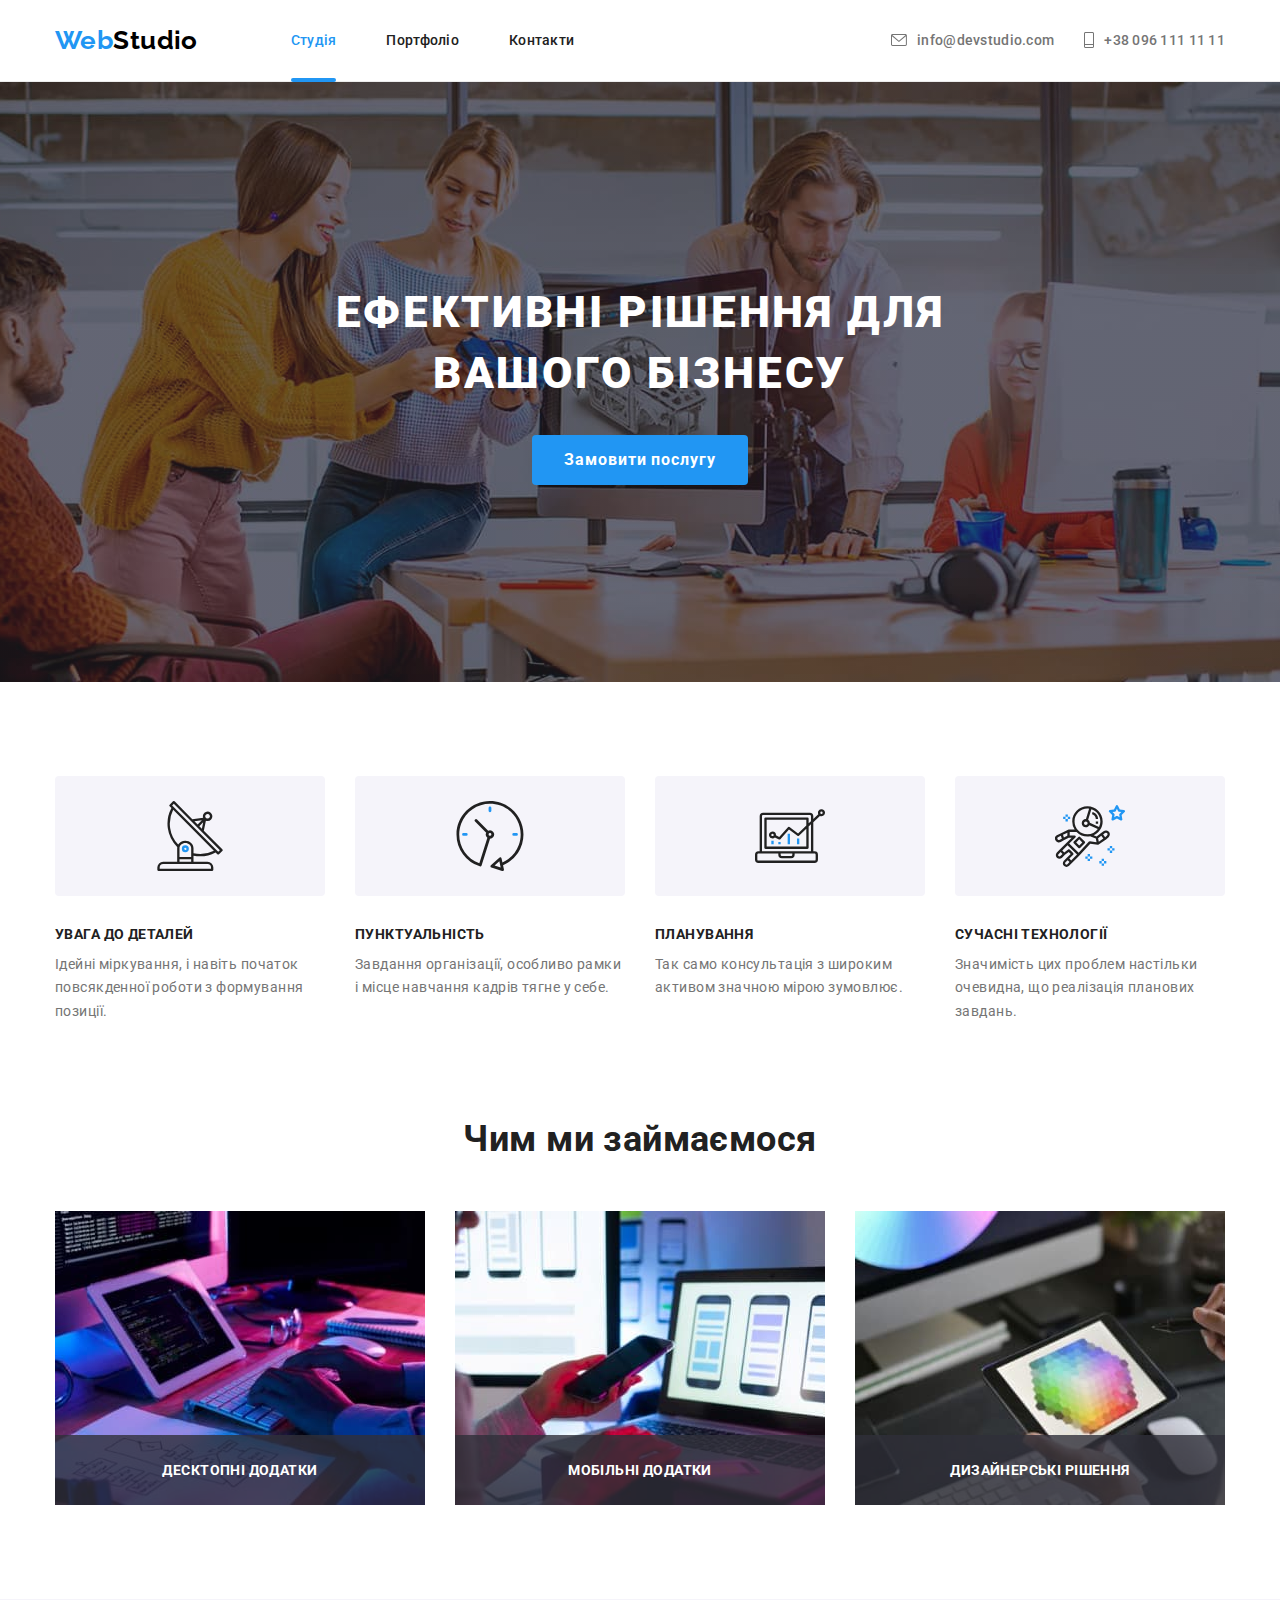
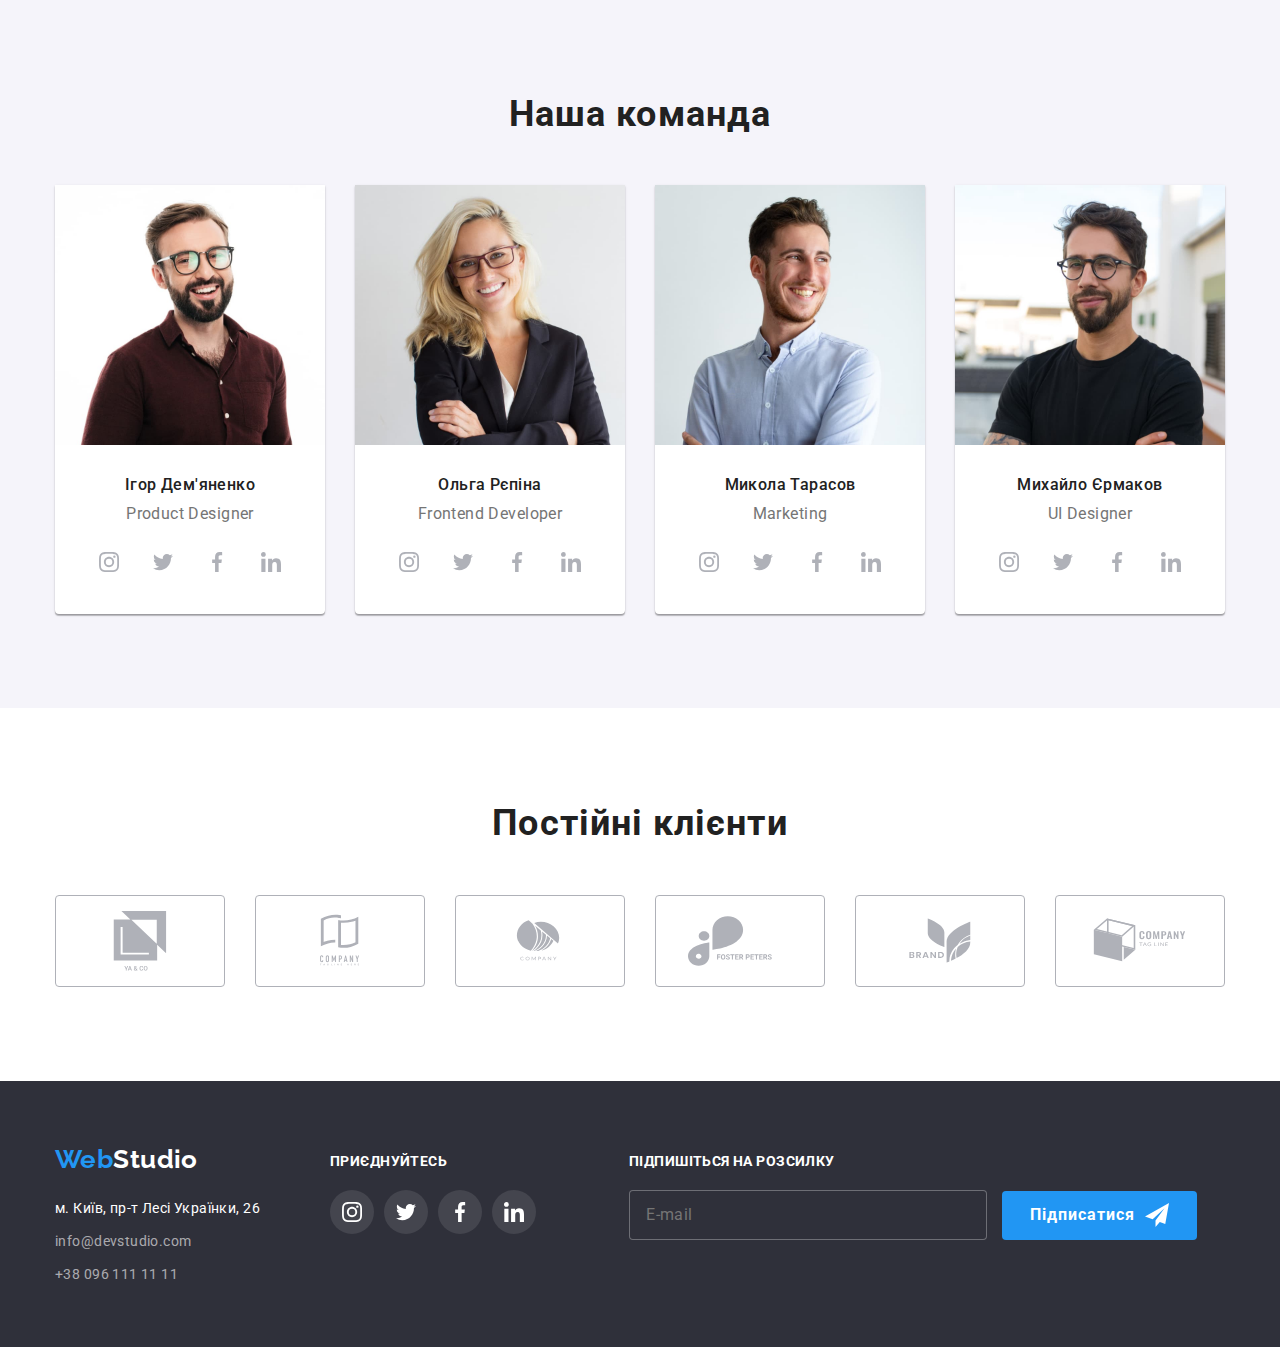
<file: index.html>
<!DOCTYPE html>
<html lang="uk">
  <head>
    <meta charset="UTF-8" />
    <meta http-equiv="X-UA-Compatible" content="IE=edge" />
    <meta name="viewport" content="width=device-width, initial-scale=1.0" />
    <title>Web-Studio</title>
    <link href="https://fonts.googleapis.com" rel="preconnect" />
    <link href="https://fonts.gstatic.com" rel="preconnect" crossorigin />
    <link
      href="https://fonts.googleapis.com/css2?family=Raleway:wght@700&family=Roboto:wght@400;500;700;900&display=swap"
      rel="stylesheet"
    />
    <link
      href="https://cdnjs.cloudflare.com/ajax/libs/modern-normalize/1.0.0/modern-normalize.min.css"
      rel="stylesheet"
    />
    <link href="./css/main.min.css" rel="stylesheet" />
  </head>
  <body>
    <header class="header">
      <div class="container header__container">
        <nav class="navigation">
          <a href="./index.html" class="logo"><span class="logo__accent">Web</span>Studio</a>
          <ul class="navigation__list">
            <li class="navigation__item">
              <a href="./index.html" class="navigation__link navigation__link--active">Студія</a>
            </li>
            <li class="navigation__item">
              <a href="./portfolio.html" class="navigation__link">Портфоліо</a>
            </li>
            <li class="navigation__item">
              <a href="./contact.html" class="navigation__link">Контакти</a>
            </li>
          </ul>
        </nav>
        <ul class="contact">
          <li class="contact__item">
            <a href="mailto:info@devstudio.com" class="contact__link">
              <svg class="contact__icon" width="16px" height="12px">
                <use href="./images/icons.svg#mail"></use>
              </svg>
              info@devstudio.com</a
            >
          </li>
          <li class="contact__item">
            <a href="tel:+380961111111" class="contact__link">
              <svg class="contact__icon" width="10px" height="16px">
                <use href="./images/icons.svg#mobile"></use>
              </svg>
              +38 096 111 11 11</a
            >
          </li>
        </ul>
      </div>
    </header>
    <main>
      <section class="section hero">
        <div class="image">
          <div class="container hero__container">
            <h1 class="hero__title">Ефективні рішення для вашого бізнесу</h1>
            <button data-modal-open type="button" class="button button--blue">
              Замовити послугу
            </button>
          </div>
          <div class="backdrop is-hidden" data-modal>
            <div class="modal">
              <div class="modal__form">
                <button data-modal-close type="button" class="button__icon">
                  <svg width="11px" height="11px">
                    <use href="./images/icons.svg#close"></use>
                  </svg>
                </button>
                <h2 class="modal__title">Залиште свої дані, ми вам передзвонимо</h2>
                <form autocomplete="off">
                  <label for="name" class="modal__name">Ім'я</label>
                  <div class="modal__list">
                    <input type="text" name="name" id="name" class="modal__input" /><svg
                      width="18px"
                      height="18px"
                      class="modal__icon"
                    >
                      <use href="./images/icons.svg#person-black"></use>
                    </svg>
                  </div>
                  <label for="tel" class="modal__name">Телефон</label>
                  <div class="modal__list">
                    <input type="tel" name="tel" id="tel" class="modal__input" />
                    <svg width="18px" height="18px" class="modal__icon">
                      <use href="./images/icons.svg#phone-black"></use>
                    </svg>
                  </div>
                  <label for="email" class="modal__name">Пошта</label>
                  <div class="modal__list">
                    <input type="email" name="email" id="email" class="modal__input" /><svg
                      width="18px"
                      height="18px"
                      class="modal__icon"
                    >
                      <use href="./images/icons.svg#email-black"></use>
                    </svg>
                  </div>
                  <label class="modal__name"
                    >Коментар<textarea
                      name="feedback"
                      placeholder="Введіть текст"
                      class="modal__input modal__comment"
                    ></textarea>
                  </label>
                  <label class="checkbox" class="modal__label">
                    <input type="checkbox" name="agree" class="checkbox__input" /><span
                      class="checkbox__icon"
                    >
                    </span>
                    <span class="checkbox__conditions"
                      >Погоджуюся з розсилкою та приймаю
                      <a href="" class="checkbox__link">Умови договору</a></span
                    >
                  </label>
                  <button type="submit" class="checkbox__button">Відправити</button>
                </form>
              </div>
            </div>
          </div>
        </div>
      </section>
      <section class="section features">
        <div class="container">
          <h2 class="features__title">Особливості</h2>
          <ul class="features__list">
            <li class="features__item">
              <div class="features__icon">
                <svg width="70px" height="70px">
                  <use href="./images/icons.svg#antenna"></use>
                </svg>
              </div>
              <div class="benefits">
                <h3 class="benefits__title">УВАГА ДО ДЕТАЛЕЙ</h3>
                <p>Ідейні міркування, і навіть початок повсякденної роботи з формування позиції.</p>
              </div>
            </li>
            <li class="features__item">
              <div class="features__icon">
                <svg width="70px" height="70px">
                  <use href="./images/icons.svg#clock"></use>
                </svg>
              </div>
              <div class="benefits">
                <h3 class="benefits__title">ПУНКТУАЛЬНІСТЬ</h3>
                <p>Завдання організації, особливо рамки і місце навчання кадрів тягне у себе.</p>
              </div>
            </li>
            <li class="features__item">
              <div class="features__icon">
                <svg width="70px" height="70px">
                  <use href="./images/icons.svg#diagram"></use>
                </svg>
              </div>
              <div class="benefits">
                <h3 class="benefits__title">ПЛАНУВАННЯ</h3>
                <p>Так само консультація з широким активом значною мірою зумовлює.</p>
              </div>
            </li>
            <li class="features__item">
              <div class="features__icon">
                <svg width="70px" height="70px">
                  <use href="./images/icons.svg#astronaut"></use>
                </svg>
              </div>
              <div class="benefits">
                <h3 class="benefits__title">СУЧАСНІ ТЕХНОЛОГІЇ</h3>
                <p>Значимість цих проблем настільки очевидна, що реалізація планових завдань.</p>
              </div>
            </li>
          </ul>
        </div>
      </section>
      <section class="section process">
        <div class="container">
          <h2 class="process__title">Чим ми займаємося</h2>
          <ul class="process__list">
            <li class="process__item">
              <img
                src="./images/studia/img1.jpg"
                width="370"
                height="294"
                alt="Десктопні додатки"
                class="process__image"
              />
              <div class="services">
                <h3 class="services__title">Десктопні додатки</h3>
              </div>
            </li>
            <li class="process__item">
              <img
                src="./images/studia/img2.jpg"
                width="370"
                height="294"
                alt="Мобільні додатки"
                class="process__image"
              />
              <div class="services">
                <h3 class="services__title">Мобільні додатки</h3>
              </div>
            </li>
            <li class="process__item">
              <img
                src="./images/studia/img3.jpg"
                width="370"
                height="294"
                alt="Дизайнерські рішення"
                class="process__image"
              />
              <div class="services">
                <h3 class="services__title">Дизайнерські рішення</h3>
              </div>
            </li>
          </ul>
        </div>
      </section>
      <section class="section team">
        <div class="container">
          <h2 class="team__title">Наша команда</h2>
          <ul class="team__list">
            <li class="team__item">
              <img
                src="./images/studia/ihordemianenko.jpg"
                width="270"
                height="260"
                alt="Ігор Дем'яненко"
                class="team__image"
              />
              <div class="employee">
                <h3 class="employee__title">Ігор Дем'яненко</h3>
                <p lang="en" class="employee__text">Product Designer</p>
                <ul class="social">
                  <li class="social__item">
                    <a
                      href="https://www.instagram.com/"
                      target="_blank"
                      aria-label="Інстаграм"
                      rel="noopener noreferrer nofollow"
                      class="social__link"
                    >
                      <div class="social__image">
                        <svg width="20" height="20">
                          <use href="./images/icons.svg#instagram" class="social__icon"></use>
                        </svg></div
                    ></a>
                  </li>
                  <li class="social__item">
                    <a
                      href="https://twitter.com/"
                      target="_blank"
                      aria-label="Твітер"
                      rel="noopener noreferrer nofollow"
                      class="social__link"
                    >
                      <div class="social__image">
                        <svg width="20" height="20">
                          <use href="./images/icons.svg#twitter" class="social__icon"></use>
                        </svg></div
                    ></a>
                  </li>
                  <li class="social__item">
                    <a
                      href="https://www.facebook.com/"
                      target="_blank"
                      aria-label="Фейсбук"
                      rel="noopener noreferrer nofollow"
                      class="social__link"
                    >
                      <div class="social__image">
                        <svg width="20" height="20">
                          <use href="./images/icons.svg#facebook" class="social__icon"></use>
                        </svg></div
                    ></a>
                  </li>
                  <li class="social__item">
                    <a
                      href="https://ua.linkedin.com/"
                      target="_blank"
                      aria-label="Лінкедін"
                      rel="noopener noreferrer nofollow"
                      class="social__link"
                    >
                      <div class="social__image">
                        <svg width="20" height="20">
                          <use href="./images/icons.svg#linkedin" class="social__icon"></use>
                        </svg></div
                    ></a>
                  </li>
                </ul>
              </div>
            </li>
            <li class="team__item">
              <img
                src="./images/studia/olhariepina.jpg"
                width="270"
                height="260"
                alt="Ольга Рєпіна"
                class="team__image"
              />
              <div class="employee">
                <h3 class="employee__title">Ольга Рєпіна</h3>
                <p lang="en" class="employee__text">Frontend Developer</p>
                <ul class="social">
                  <li class="social__item">
                    <a
                      href="https://www.instagram.com/"
                      target="_blank"
                      aria-label="Інстаграм"
                      rel="noopener noreferrer nofollow"
                      class="social__link"
                    >
                      <div class="social__image">
                        <svg width="20" height="20">
                          <use href="./images/icons.svg#instagram" class="social__icon"></use>
                        </svg></div
                    ></a>
                  </li>
                  <li class="social__item">
                    <a
                      href="https://twitter.com/"
                      target="_blank"
                      aria-label="Твітер"
                      rel="noopener noreferrer nofollow"
                      class="social__link"
                    >
                      <div class="social__image">
                        <svg width="20" height="20">
                          <use href="./images/icons.svg#twitter" class="social__icon"></use>
                        </svg></div
                    ></a>
                  </li>
                  <li class="social__item">
                    <a
                      href="https://www.facebook.com/"
                      target="_blank"
                      aria-label="Фейсбук"
                      rel="noopener noreferrer nofollow"
                      class="social__link"
                    >
                      <div class="social__image">
                        <svg width="20" height="20">
                          <use href="./images/icons.svg#facebook" class="social__icon"></use>
                        </svg></div
                    ></a>
                  </li>
                  <li class="social__item">
                    <a
                      href="https://ua.linkedin.com/"
                      target="_blank"
                      aria-label="Лінкедін"
                      rel="noopener noreferrer nofollow"
                      class="social__link"
                    >
                      <div class="social__image">
                        <svg width="20" height="20">
                          <use href="./images/icons.svg#linkedin" class="social__icon"></use>
                        </svg></div
                    ></a>
                  </li>
                </ul>
              </div>
            </li>
            <li class="team__item">
              <img
                src="./images/studia/mykolatarasov.jpg"
                width="270"
                height="260"
                alt="Микола Тарасов"
                class="team__image"
              />
              <div class="employee">
                <h3 class="employee__title">Микола Тарасов</h3>
                <p lang="en" class="employee__text">Marketing</p>
                <ul class="social">
                  <li class="social__item">
                    <a
                      href="https://www.instagram.com/"
                      target="_blank"
                      aria-label="Інстаграм"
                      rel="noopener noreferrer nofollow"
                      class="social__link"
                    >
                      <div class="social__image">
                        <svg width="20" height="20">
                          <use href="./images/icons.svg#instagram" class="social__icon"></use>
                        </svg></div
                    ></a>
                  </li>
                  <li class="social__item">
                    <a
                      href="https://twitter.com/"
                      target="_blank"
                      aria-label="Твітер"
                      rel="noopener noreferrer nofollow"
                      class="social__link"
                    >
                      <div class="social__image">
                        <svg width="20" height="20">
                          <use href="./images/icons.svg#twitter" class="social__icon"></use>
                        </svg></div
                    ></a>
                  </li>
                  <li class="social__item">
                    <a
                      href="https://www.facebook.com/"
                      target="_blank"
                      aria-label="Фейсбук"
                      rel="noopener noreferrer nofollow"
                      class="social__link"
                    >
                      <div class="social__image">
                        <svg width="20" height="20">
                          <use href="./images/icons.svg#facebook" class="social__icon"></use>
                        </svg></div
                    ></a>
                  </li>
                  <li class="social__item">
                    <a
                      href="https://ua.linkedin.com/"
                      target="_blank"
                      aria-label="Лінкедін"
                      rel="noopener noreferrer nofollow"
                      class="social__link"
                    >
                      <div class="social__image">
                        <svg width="20" height="20">
                          <use href="./images/icons.svg#linkedin" class="social__icon"></use>
                        </svg></div
                    ></a>
                  </li>
                </ul>
              </div>
            </li>
            <li class="team__item">
              <img
                src="./images/studia/mykhailoyermakov.jpg"
                width="270"
                height="260"
                alt="Михайло Єрмаков"
                class="team__image"
              />
              <div class="employee">
                <h3 class="employee__title">Михайло Єрмаков</h3>
                <p lang="en" class="employee__text">UI Designer</p>
                <ul class="social">
                  <li class="social__item">
                    <a
                      href="https://www.instagram.com/"
                      target="_blank"
                      aria-label="Інстаграм"
                      rel="noopener noreferrer nofollow"
                      class="social__link"
                    >
                      <div class="social__image">
                        <svg width="20" height="20">
                          <use href="./images/icons.svg#instagram" class="social__icon"></use>
                        </svg></div
                    ></a>
                  </li>
                  <li class="social__item">
                    <a
                      href="https://twitter.com/"
                      target="_blank"
                      aria-label="Твітер"
                      rel="noopener noreferrer nofollow"
                      class="social__link"
                    >
                      <div class="social__image">
                        <svg width="20" height="20">
                          <use href="./images/icons.svg#twitter" class="social__icon"></use>
                        </svg></div
                    ></a>
                  </li>
                  <li class="social__item">
                    <a
                      href="https://www.facebook.com/"
                      target="_blank"
                      aria-label="Фейсбук"
                      rel="noopener noreferrer nofollow"
                      class="social__link"
                    >
                      <div class="social__image">
                        <svg width="20" height="20">
                          <use href="./images/icons.svg#facebook" class="social__icon"></use>
                        </svg></div
                    ></a>
                  </li>
                  <li class="social__item">
                    <a
                      href="https://ua.linkedin.com/"
                      target="_blank"
                      aria-label="Лінкедін"
                      rel="noopener noreferrer nofollow"
                      class="social__link"
                    >
                      <div class="social__image">
                        <svg width="20" height="20">
                          <use href="./images/icons.svg#linkedin" class="social__icon"></use>
                        </svg></div
                    ></a>
                  </li>
                </ul>
              </div>
            </li>
          </ul>
        </div>
      </section>
      <section class="section client">
        <div class="container">
          <h2 class="client__title">Постійні клієнти</h2>
          <ul class="client__list">
            <li class="client__item">
              <a href="" class="client__link"
                ><svg class="client__icon" width="106px" height="60px">
                  <use href="./images/icons.svg#logo1"></use></svg
              ></a>
            </li>
            <li class="client__item">
              <a href="" class="client__link"
                ><svg class="client__icon" width="106px" height="60px">
                  <use href="./images/icons.svg#logo2"></use></svg
              ></a>
            </li>
            <li class="client__item">
              <a href="" class="client__link"
                ><svg class="client__icon" width="106px" height="60px">
                  <use href="./images/icons.svg#logo3"></use></svg
              ></a>
            </li>
            <li class="client__item">
              <a href="" class="client__link"
                ><svg class="client__icon" width="106px" height="60px">
                  <use href="./images/icons.svg#logo4"></use></svg
              ></a>
            </li>
            <li class="client__item">
              <a href="" class="client__link"
                ><svg class="client__icon" width="106px" height="60px">
                  <use href="./images/icons.svg#logo5"></use></svg
              ></a>
            </li>
            <li class="client__item">
              <a href="" class="client__link"
                ><svg class="client__icon" width="106px" height="60px">
                  <use href="./images/icons.svg#logo6"></use></svg
              ></a>
            </li>
          </ul>
        </div>
      </section>
    </main>
    <footer class="footer">
      <div class="container footer__container">
        <div>
          <a href="./index.html" class="logo logo--white"
            ><span class="logo__accent">Web</span>Studio</a
          >
          <address class="address">
            <ul class="address__list">
              <li class="address__item">
                <a
                  href="https://goo.gl/maps/zCJRL4RWrD621NJt7"
                  target="_blank"
                  rel="noopener noreferrer nofollow"
                  class="address__link address__link--white"
                  >м. Київ, пр-т Лесі Українки, 26</a
                >
              </li>
              <li class="address__item">
                <a href="mailto:info@devstudio.com" class="address__link">info@devstudio.com</a>
              </li>
              <li class="address__item">
                <a href="tel:+380961111111" class="address__link">+38 096 111 11 11</a>
              </li>
            </ul>
          </address>
        </div>
        <div class="footer__call">
          <h2 class="footer__title">Приєднуйтесь</h2>
          <div>
            <ul class="social social--gray">
              <li class="social__item">
                <a
                  href="https://www.instagram.com/"
                  target="_blank"
                  aria-label="Інстаграм"
                  class="social__link"
                >
                  <div class="social__image social__footer">
                    <svg width="20" height="20">
                      <use href="./images/icons.svg#instagram" class="social__icon"></use>
                    </svg></div
                ></a>
              </li>
              <li class="social__item">
                <a
                  href="https://twitter.com/"
                  target="_blank"
                  aria-label="Твітер"
                  class="social__link"
                >
                  <div class="social__image social__footer">
                    <svg width="20" height="20">
                      <use href="./images/icons.svg#twitter" class="social__icon"></use>
                    </svg></div
                ></a>
              </li>
              <li class="social__item">
                <a
                  href="https://www.facebook.com/"
                  target="_blank"
                  aria-label="Фейсбук"
                  class="social__link"
                >
                  <div class="social__image social__footer">
                    <svg width="20" height="20">
                      <use href="./images/icons.svg#facebook" class="social__icon"></use>
                    </svg></div
                ></a>
              </li>
              <li class="social__item">
                <a
                  href="https://ua.linkedin.com/"
                  target="_blank"
                  aria-label="Лінкедін"
                  class="social__link"
                >
                  <div class="social__image social__footer">
                    <svg width="20" height="20">
                      <use href="./images/icons.svg#linkedin" class="social__icon"></use>
                    </svg></div
                ></a>
              </li>
            </ul>
          </div>
        </div>
        <div class="footer__form">
          <h2 class="footer__title">Підпишіться на розсилку</h2>
          <form autocomplete="off">
            <label class="footer__label">
              <input type="email" name="email" placeholder="E-mail" class="footer__input" />
            </label>
            <button type="submit" class="footer__button">
              Підписатися<svg width="24" height="24" class="footer__icon">
                <use href="./images/icons.svg#send"></use>
              </svg>
            </button>
          </form>
        </div>
      </div>
    </footer>
    <script src="./js/modal.js"></script>
  </body>
</html>
</file>
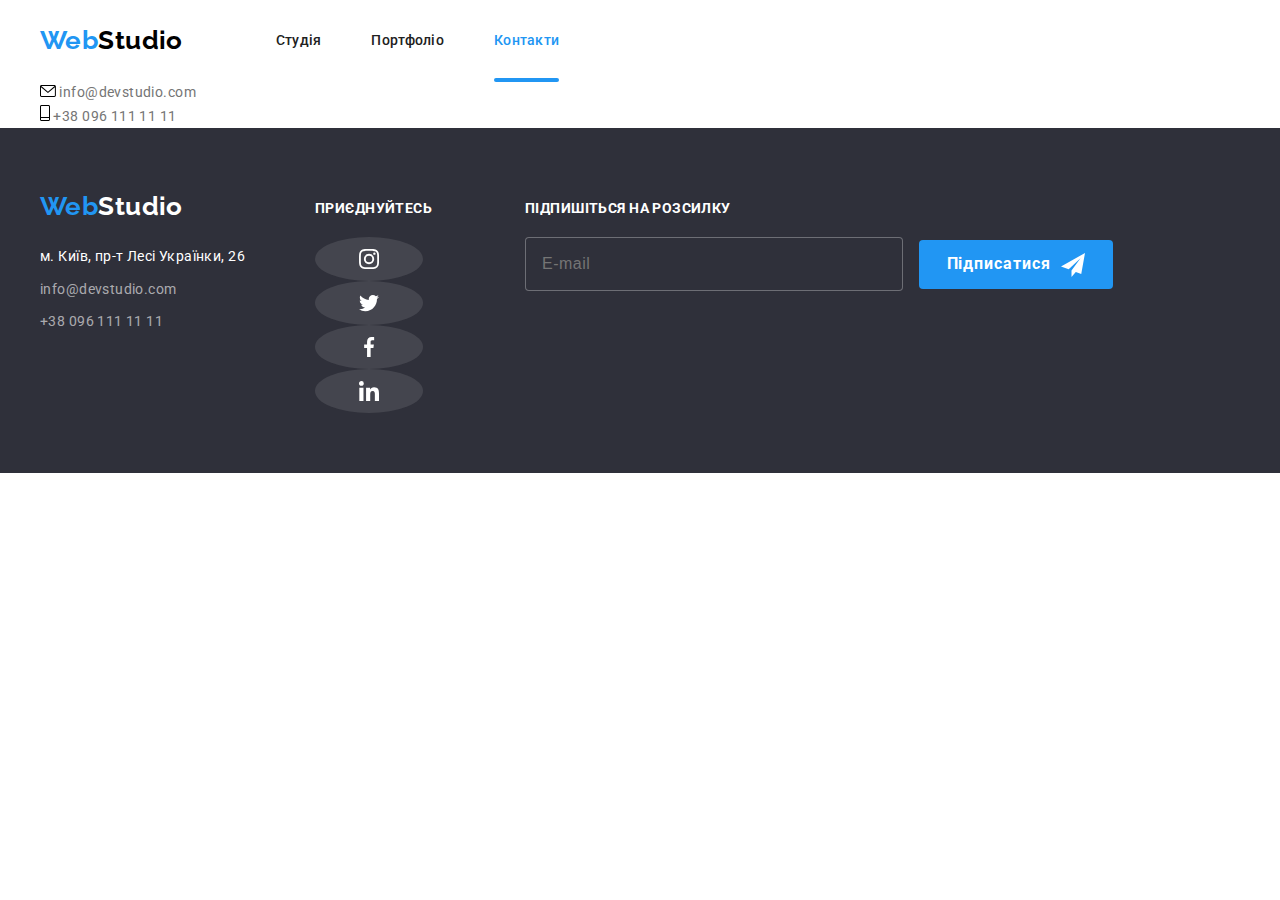
<file: contact.html>
<!DOCTYPE html>
<html lang="uk">
  <head>
    <meta charset="UTF-8" />
    <meta http-equiv="X-UA-Compatible" content="IE=edge" />
    <meta name="viewport" content="width=device-width, initial-scale=1.0" />
    <title>Contact</title>
    <link href="https://fonts.googleapis.com" rel="preconnect" />
    <link href="https://fonts.gstatic.com" rel="preconnect" crossorigin />
    <link
      href="https://fonts.googleapis.com/css2?family=Raleway:wght@700&family=Roboto:wght@400;500;700;900&display=swap"
      rel="stylesheet"
    />
    <link
      href="https://cdnjs.cloudflare.com/ajax/libs/modern-normalize/1.0.0/modern-normalize.min.css"
    />
    <link href="./css/main.min.css" rel="stylesheet" />
  </head>
  <body class="page">
    <header class="page">
      <div class="container page__container">
        <nav class="navigation">
          <a href="./index.html" class="logo"><span class="logo__accent">Web</span>Studio</a>
          <ul class="navigation__list">
            <li class="navigation__item">
              <a href="./index.html" class="navigation__link">Студія</a>
            </li>
            <li class="navigation__item">
              <a href="./portfolio.html" class="navigation__link">Портфоліо</a>
            </li>
            <li class="navigation__item">
              <a href="./contact.html" class="navigation__link navigation__link--active"
                >Контакти</a
              >
            </li>
          </ul>
        </nav>
        <ul class="auth__list">
          <li class="auth__item">
            <a href="mailto:info@devstudio.com" class="auth__link">
              <svg class="auth__icon" width="16px" height="12px">
                <use href="./images/icons.svg#mail"></use>
              </svg>
              info@devstudio.com</a
            >
          </li>
          <li class="auth__item">
            <a href="tel:+380961111111" class="auth__link">
              <svg class="auth__icon" width="10px" height="16px">
                <use href="./images/icons.svg#mobile"></use>
              </svg>
              +38 096 111 11 11</a
            >
          </li>
        </ul>
      </div>
    </header>
    <main></main>
    <footer class="footer">
      <div class="container footer__container">
        <div>
          <a href="./index.html" class="logo logo--white"
            ><span class="logo__accent">Web</span>Studio</a
          >
          <address class="address">
            <ul class="address__list">
              <li class="address__item">
                <a
                  href="https://goo.gl/maps/zCJRL4RWrD621NJt7"
                  target="_blank"
                  rel="noopener noreferrer nofollow"
                  class="address__link address__link--white"
                  >м. Київ, пр-т Лесі Українки, 26</a
                >
              </li>
              <li class="address__item">
                <a href="mailto:info@devstudio.com" class="address__link">info@devstudio.com</a>
              </li>
              <li class="address__item">
                <a href="tel:+380961111111" class="address__link">+38 096 111 11 11</a>
              </li>
            </ul>
          </address>
        </div>
        <div class="footer__call">
          <h2 class="footer__title">Приєднуйтесь</h2>
          <div>
            <ul class="social__list social__list--gray">
              <li class="social__item">
                <a
                  href="https://www.instagram.com/"
                  target="_blank"
                  aria-label="Інстаграм"
                  class="social__link"
                >
                  <div class="social social__footer">
                    <svg width="20" height="20">
                      <use href="./images/icons.svg#instagram" class="social__icon"></use>
                    </svg></div
                ></a>
              </li>
              <li class="social__item">
                <a
                  href="https://twitter.com/"
                  target="_blank"
                  aria-label="Твітер"
                  class="social__link"
                >
                  <div class="social social__footer">
                    <svg width="20" height="20">
                      <use href="./images/icons.svg#twitter" class="social__icon"></use>
                    </svg></div
                ></a>
              </li>
              <li class="social__item">
                <a
                  href="https://www.facebook.com/"
                  target="_blank"
                  aria-label="Фейсбук"
                  class="social__link"
                >
                  <div class="social social__footer">
                    <svg width="20" height="20">
                      <use href="./images/icons.svg#facebook" class="social__icon"></use>
                    </svg></div
                ></a>
              </li>
              <li class="social__item">
                <a
                  href="https://ua.linkedin.com/"
                  target="_blank"
                  aria-label="Лінкедін"
                  class="social__link"
                >
                  <div class="social social__footer">
                    <svg width="20" height="20">
                      <use href="./images/icons.svg#linkedin" class="social__icon"></use>
                    </svg></div
                ></a>
              </li>
            </ul>
          </div>
        </div>
        <div class="footer__form">
          <h2 class="footer__title">Підпишіться на розсилку</h2>
          <form autocomplete="off">
            <label class="footer__label">
              <input type="email" name="email" placeholder="E-mail" class="footer__input" />
            </label>
            <button type="submit" class="footer__button">
              Підписатися<svg width="24" height="24" class="footer__icon">
                <use href="./images/icons.svg#send"></use>
              </svg>
            </button>
          </form>
        </div>
      </div>
    </footer>
  </body>
</html>
</file>
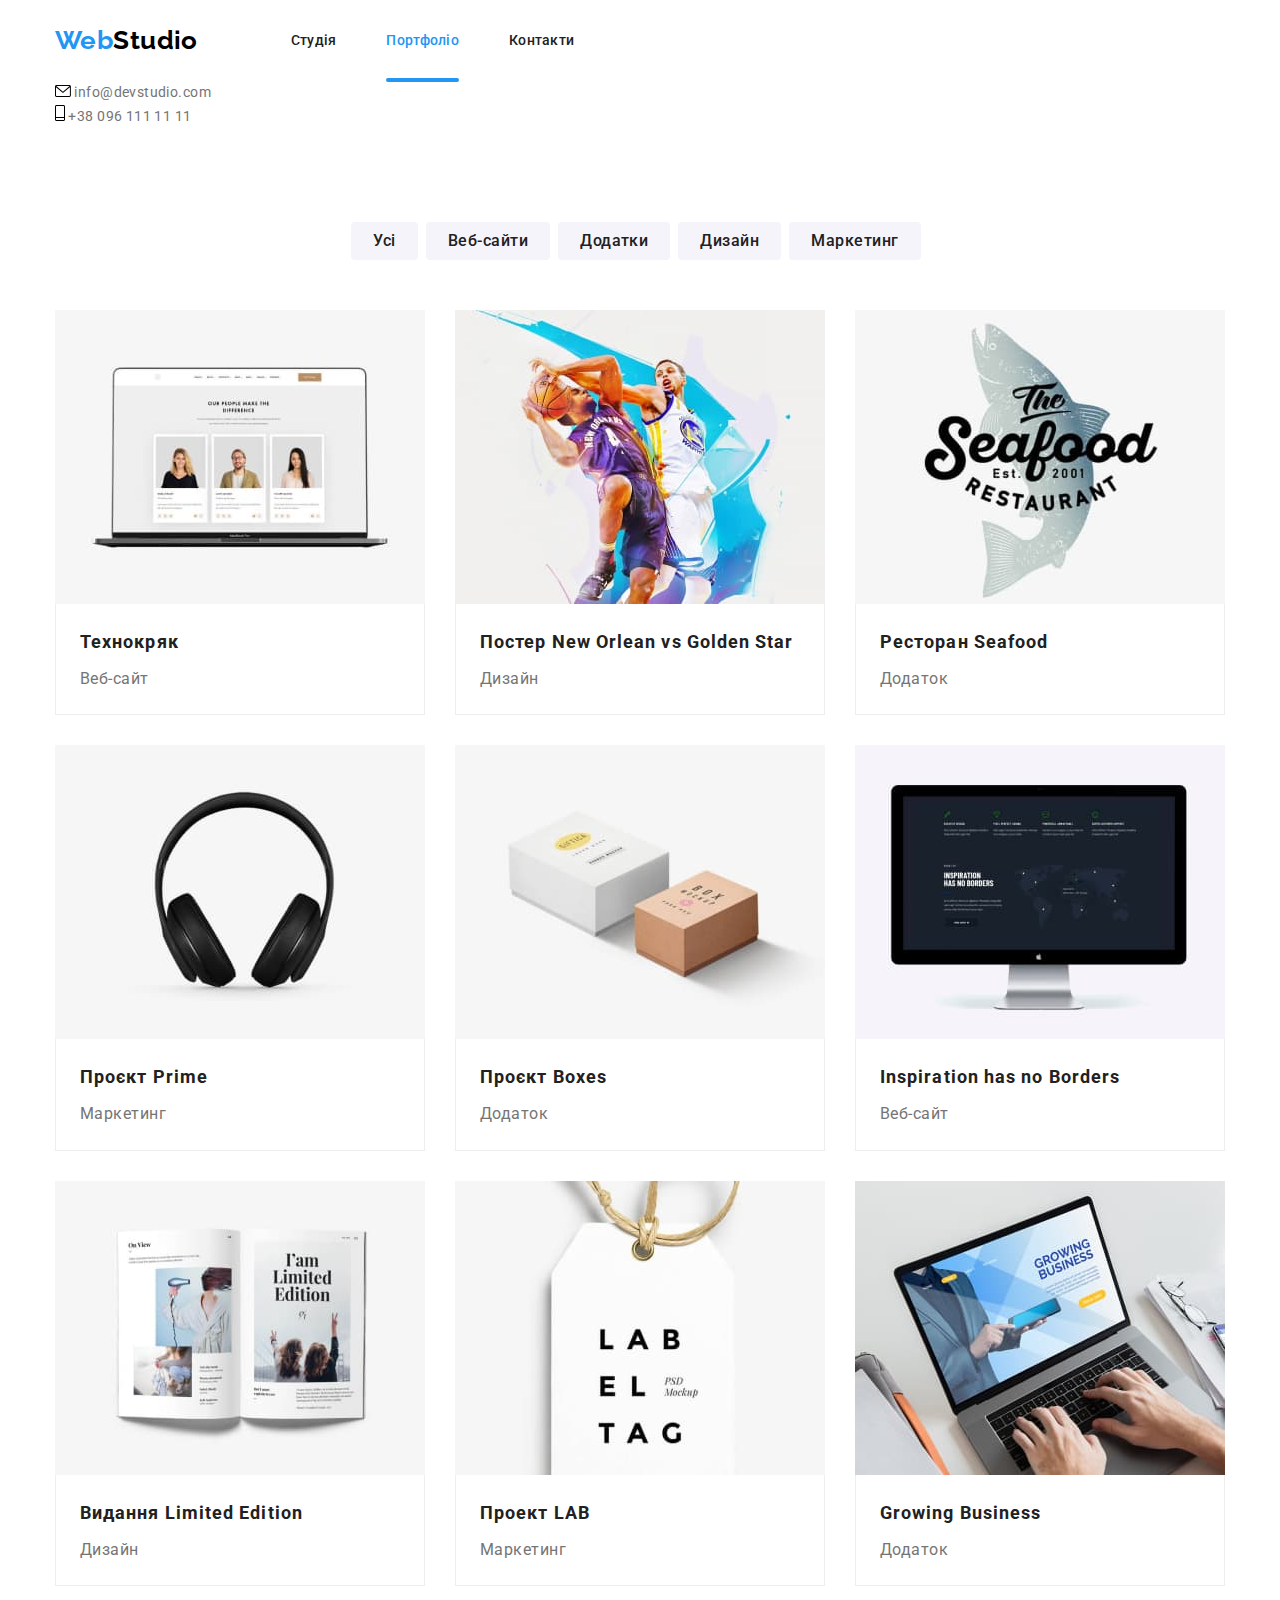
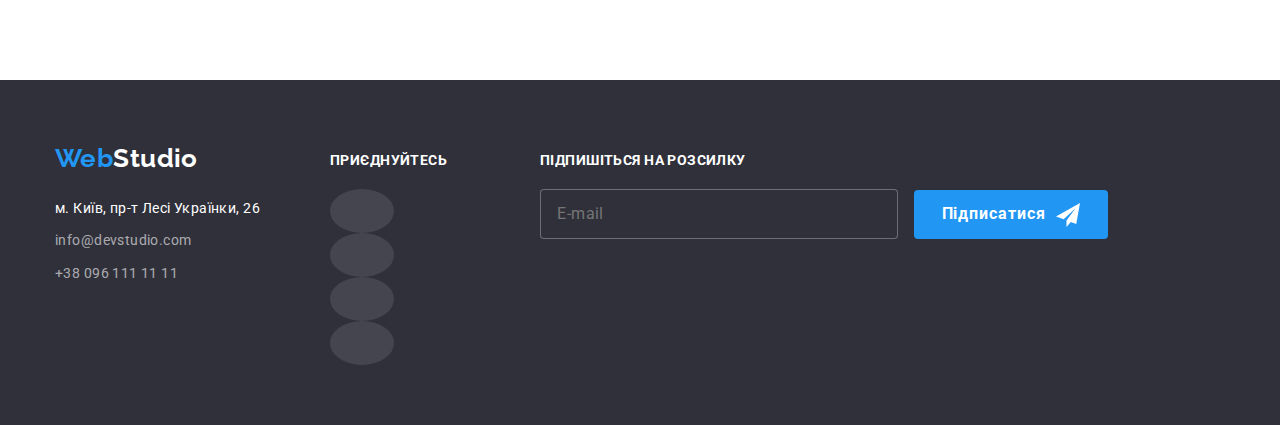
<file: portfolio.html>
<!DOCTYPE html>
<html lang="uk">
  <head>
    <meta charset="UTF-8" />
    <meta http-equiv="X-UA-Compatible" content="IE=edge" />
    <meta name="viewport" content="width=device-width, initial-scale=1.0" />
    <title>Portfolio</title>
    <link href="https://fonts.googleapis.com" rel="preconnect" />
    <link href="https://fonts.gstatic.com" rel="preconnect" crossorigin />
    <link
      href="https://fonts.googleapis.com/css2?family=Raleway:wght@700&family=Roboto:wght@400;500;700;900&display=swap"
      rel="stylesheet"
    />
    <link
      href="https://cdnjs.cloudflare.com/ajax/libs/modern-normalize/1.0.0/modern-normalize.min.css"
      rel="stylesheet"
    />
    <link href="./css/main.min.css" rel="stylesheet" />
  </head>
  <body class="page">
    <header class="page">
      <div class="container page__container">
        <nav class="navigation">
          <a href="./index.html" class="logo"><span class="logo__accent">Web</span>Studio</a>
          <ul class="navigation__list">
            <li class="navigation__item">
              <a href="./index.html" class="navigation__link">Студія</a>
            </li>
            <li class="navigation__item">
              <a href="./portfolio.html" class="navigation__link navigation__link--active"
                >Портфоліо</a
              >
            </li>
            <li class="navigation__item">
              <a href="./contact.html" class="navigation__link">Контакти</a>
            </li>
          </ul>
        </nav>
        <ul class="auth__list">
          <li class="auth__item">
            <a href="mailto:info@devstudio.com" class="auth__link">
              <svg class="auth__icon" width="16px" height="12px">
                <use href="./images/icons.svg#mail"></use>
              </svg>
              info@devstudio.com</a
            >
          </li>
          <li class="auth__item">
            <a href="tel:+380961111111" class="auth__link">
              <svg class="auth__icon" width="10px" height="16px">
                <use href="./images/icons.svg#mobile"></use>
              </svg>
              +38 096 111 11 11</a
            >
          </li>
        </ul>
      </div>
    </header>
    <main>
      <section class="section works">
        <div class="container">
          <h1 class="works__tittle">Приклади робіт</h1>
          <div class="filter">
            <ul class="filter__list">
              <li class="filter__item">
                <button type="button" class="filter__button">Усі</button>
              </li>
              <li class="filter__item">
                <button type="button" class="filter__button">Веб-сайти</button>
              </li>
              <li class="filter__item">
                <button type="button" class="filter__button">Додатки</button>
              </li>
              <li class="filter__item">
                <button type="button" class="filter__button">Дизайн</button>
              </li>
              <li class="filter__item">
                <button type="button" class="filter__button">Маркетинг</button>
              </li>
            </ul>
          </div>
          <ul class="works__list">
            <li class="works__item">
              <a href="" class="works__link">
                <div class="works__picture">
                  <img
                    src="./images/portfolio/technokryak.jpg"
                    width="370"
                    height="294"
                    alt="Технокряк"
                    class="works__image"
                  />
                  <div class="overlay">
                    <p class="overlay__text">
                      Ресурс пропонує комплексні пропозиції з різним рівнем функціоналу та сервісів.
                      Все це дозволить відвідувачу отримати вичерпні відомості про компанію чи
                      приватну особу.
                    </p>
                  </div>
                </div>
                <div class="portfolio">
                  <h2 class="portfolio__title">Технокряк</h2>
                  <p class="portfolio__text">Веб-сайт</p>
                </div>
              </a>
            </li>
            <li class="works__item">
              <a href="" class="works__link">
                <div class="works__picture">
                  <img
                    src="./images/portfolio/neworlean.jpg"
                    width="370"
                    height="294"
                    alt="Постер New Orlean vs Golden Star"
                    class="works__image"
                  />
                  <div class="overlay">
                    <p class="overlay__text">
                      Ресурс пропонує комплексні пропозиції з різним рівнем функціоналу та сервісів.
                      Все це дозволить відвідувачу отримати вичерпні відомості про компанію чи
                      приватну особу.
                    </p>
                  </div>
                </div>
                <div class="portfolio">
                  <h2 class="portfolio__title">Постер New Orlean vs Golden Star</h2>
                  <p class="portfolio__text">Дизайн</p>
                </div>
              </a>
            </li>
            <li class="works__item">
              <a href="" class="works__link">
                <div class="works__picture">
                  <img
                    src="./images/portfolio/seafood.jpg"
                    width="370"
                    height="294"
                    alt="Ресторан Seafood"
                    class="works__image"
                  />
                  <div class="overlay">
                    <p class="overlay__text">
                      Ресурс пропонує комплексні пропозиції з різним рівнем функціоналу та сервісів.
                      Все це дозволить відвідувачу отримати вичерпні відомості про компанію чи
                      приватну особу.
                    </p>
                  </div>
                </div>
                <div class="portfolio">
                  <h2 class="portfolio__title">Ресторан Seafood</h2>
                  <p class="portfolio__text">Додаток</p>
                </div>
              </a>
            </li>
            <li class="works__item">
              <a href="" class="works__link">
                <div class="works__picture">
                  <img
                    src="./images/portfolio/prime.jpg"
                    width="370"
                    height="294"
                    alt="Проєкт Prime"
                    class="works__image"
                  />
                  <div class="overlay">
                    <p class="overlay__text">
                      Ресурс пропонує комплексні пропозиції з різним рівнем функціоналу та сервісів.
                      Все це дозволить відвідувачу отримати вичерпні відомості про компанію чи
                      приватну особу.
                    </p>
                  </div>
                </div>
                <div class="portfolio">
                  <h2 class="portfolio__title">Проєкт Prime</h2>
                  <p class="portfolio__text">Маркетинг</p>
                </div>
              </a>
            </li>
            <li class="works__item">
              <a href="" class="works__link">
                <div class="works__picture">
                  <img
                    src="./images/portfolio/boxes.jpg"
                    width="370"
                    height="294"
                    alt="Проєкт Boxes"
                    class="works__image"
                  />
                  <div class="overlay">
                    <p class="overlay__text">
                      Ресурс пропонує комплексні пропозиції з різним рівнем функціоналу та сервісів.
                      Все це дозволить відвідувачу отримати вичерпні відомості про компанію чи
                      приватну особу.
                    </p>
                  </div>
                </div>
                <div class="portfolio">
                  <h2 class="portfolio__title">Проєкт Boxes</h2>
                  <p class="portfolio__text">Додаток</p>
                </div>
              </a>
            </li>
            <li class="works__item">
              <a href="" class="works__link">
                <div class="works__picture">
                  <img
                    src="./images/portfolio/inspiration.jpg"
                    width="370"
                    height="294"
                    alt="Inspiration has no Borders"
                    class="works__image"
                  />
                  <div class="overlay">
                    <p class="overlay__text">
                      Ресурс пропонує комплексні пропозиції з різним рівнем функціоналу та сервісів.
                      Все це дозволить відвідувачу отримати вичерпні відомості про компанію чи
                      приватну особу.
                    </p>
                  </div>
                </div>
                <div class="portfolio">
                  <h2 class="portfolio__title">Inspiration has no Borders</h2>
                  <p class="portfolio__text">Веб-сайт</p>
                </div>
              </a>
            </li>
            <li class="works__item">
              <a href="" class="works__link">
                <div class="works__picture">
                  <img
                    src="./images/portfolio/limitededition.jpg"
                    width="370"
                    height="294"
                    alt="Видання Limited Edition"
                    class="works__image"
                  />
                  <div class="overlay">
                    <p class="overlay__text">
                      Ресурс пропонує комплексні пропозиції з різним рівнем функціоналу та сервісів.
                      Все це дозволить відвідувачу отримати вичерпні відомості про компанію чи
                      приватну особу.
                    </p>
                  </div>
                </div>
                <div class="portfolio">
                  <h2 class="portfolio__title">Видання Limited Edition</h2>
                  <p class="portfolio__text">Дизайн</p>
                </div>
              </a>
            </li>
            <li class="works__item">
              <a href="" class="works__link">
                <div class="works__picture">
                  <img
                    src="./images/portfolio/lab.jpg"
                    width="370"
                    height="294"
                    alt="Проект LAB"
                    class="works__image"
                  />
                  <div class="overlay">
                    <p class="overlay__text">
                      Ресурс пропонує комплексні пропозиції з різним рівнем функціоналу та сервісів.
                      Все це дозволить відвідувачу отримати вичерпні відомості про компанію чи
                      приватну особу.
                    </p>
                  </div>
                </div>
                <div class="portfolio">
                  <h2 class="portfolio__title">Проект LAB</h2>
                  <p class="portfolio__text">Маркетинг</p>
                </div>
              </a>
            </li>
            <li class="works__item">
              <a href="" class="works__link">
                <div class="works__picture">
                  <img
                    src="./images/portfolio/growingbusiness.jpg"
                    width="370"
                    height="294"
                    alt="Growing Business"
                    class="works__image"
                  />
                  <div class="overlay">
                    <p class="overlay__text">
                      Ресурс пропонує комплексні пропозиції з різним рівнем функціоналу та сервісів.
                      Все це дозволить відвідувачу отримати вичерпні відомості про компанію чи
                      приватну особу.
                    </p>
                  </div>
                </div>
                <div class="portfolio">
                  <h2 class="portfolio__title">Growing Business</h2>
                  <p class="portfolio__text">Додаток</p>
                </div>
              </a>
            </li>
          </ul>
        </div>
      </section>
    </main>
    <footer class="footer">
      <div class="container footer__container">
        <div>
          <a href="./index.html" class="logo logo--white"
            ><span class="logo__accent">Web</span>Studio</a
          >
          <address class="address">
            <ul class="address__list">
              <li class="address__item">
                <a
                  href="https://goo.gl/maps/zCJRL4RWrD621NJt7"
                  target="_blank"
                  rel="noopener noreferrer nofollow"
                  class="address__link address__link--white"
                  >м. Київ, пр-т Лесі Українки, 26</a
                >
              </li>
              <li class="address__item">
                <a href="mailto:info@devstudio.com" class="address__link">info@devstudio.com</a>
              </li>
              <li class="address__item">
                <a href="tel:+380961111111" class="address__link">+38 096 111 11 11</a>
              </li>
            </ul>
          </address>
        </div>
        <div class="footer__call">
          <h2 class="footer__title">Приєднуйтесь</h2>
          <div>
            <ul class="social__list social__list--gray">
              <li class="social__item">
                <a
                  href="https://www.instagram.com/"
                  target="_blank"
                  aria-label="Інстаграм"
                  class="social__link"
                >
                  <div class="social social__footer">
                    <svg width="20" height="20">
                      <use href="./images/icons.svg#instagram" class="social__icon"></use>
                    </svg></div
                ></a>
              </li>
              <li class="social__item">
                <a
                  href="https://twitter.com/"
                  target="_blank"
                  aria-label="Твітер"
                  class="social__link"
                >
                  <div class="social social__footer">
                    <svg width="20" height="20">
                      <use href="./images/icons.svg#twitter" class="social__icon"></use>
                    </svg></div
                ></a>
              </li>
              <li class="social__item">
                <a
                  href="https://www.facebook.com/"
                  target="_blank"
                  aria-label="Фейсбук"
                  class="social__link"
                >
                  <div class="social social__footer">
                    <svg width="20" height="20">
                      <use href="./images/icons.svg#facebook" class="social__icon"></use>
                    </svg></div
                ></a>
              </li>
              <li class="social__item">
                <a
                  href="https://ua.linkedin.com/"
                  target="_blank"
                  aria-label="Лінкедін"
                  class="social__link"
                >
                  <div class="social social__footer">
                    <svg width="20" height="20">
                      <use href="./images/icons.svg#linkedin" class="social__icon"></use>
                    </svg></div
                ></a>
              </li>
            </ul>
          </div>
        </div>
        <div class="footer__form">
          <h2 class="footer__title">Підпишіться на розсилку</h2>
          <form autocomplete="off">
            <label class="footer__label">
              <input type="email" name="email" placeholder="E-mail" class="footer__input" />
            </label>
            <button type="submit" class="footer__button">
              Підписатися<svg width="24" height="24" class="footer__icon">
                <use href="./images/icons.svg#send"></use>
              </svg>
            </button>
          </form>
        </div>
      </div>
    </footer>
  </body>
</html>
</file>
<file: css/main.min.css>
ul{list-style-type:none;padding-inline-start:0}a{text-decoration:none;color:inherit}a:hover{text-decoration:none;color:inherit}a:focus{text-decoration:none;color:inherit}a:active{text-decoration:none;color:inherit}h1,h2,h3,h4,h5,h6,p,ul{margin-bottom:0;margin-top:0}body{margin:0;font-family:"Roboto",sans-serif;font-weight:400;font-size:14px;line-height:1.7;letter-spacing:.03em;color:#757575;background-color:#fff;text-decoration:none}.container{max-width:1200px;padding-left:15px;padding-right:15px;margin-left:auto;margin-right:auto}.section{padding-top:94px;padding-bottom:94px}.header{border-bottom:1px solid #ececec}.header__container{display:flex;align-items:center;justify-content:space-between}.navigation{display:flex;align-items:center}.navigation__list{display:flex;margin-left:93px}.navigation__list .navigation__item+.navigation__item{margin-left:50px}.navigation__link{position:relative;display:block;font-weight:500;font-size:14px;line-height:1.2;letter-spacing:.02em;padding-top:32px;padding-bottom:32px;color:#212121;transition:color 250ms cubic-bezier(0.4, 0, 0.2, 1)}.navigation__link:hover{color:#2196f3}.navigation__link:focus{color:#2196f3}.navigation__link--active{color:#2196f3}.navigation__link--active::after{content:"";position:absolute;bottom:0;left:0;width:100%;height:4px;border-radius:2px;background:#2196f3;transform:translateY(1px)}.contact{display:flex;align-items:center;justify-content:center}.contact .contact__item+.contact__item{margin-left:30px}.contact__link{display:flex;align-items:center;justify-content:center;font-weight:500;font-size:14px;line-height:1.2;letter-spacing:.02em;color:#757575;transition:color 250ms cubic-bezier(0.4, 0, 0.2, 1)}.contact__link:hover{color:#2196f3}.contact__link:focus{color:#2196f3}.contact__icon{margin-right:10px;fill:currentColor}.logo{font-family:"Raleway",sans-serif;font-weight:700;font-size:26px;line-height:1.4;color:#000;transition:color 250ms cubic-bezier(0.4, 0, 0.2, 1)}.logo:hover{color:#2196f3}.logo:focus{color:#2196f3}.logo__accent{color:#2196f3}.logo--white{display:block;margin-bottom:20px;font-family:"Raleway",sans-serif;font-weight:700;font-size:26px;line-height:1.4;color:#fff;transition:color 250ms var(--timing-function)}.logo--white:hover{color:#2196f3}.hero{padding-top:0;padding-bottom:0;background-color:#2f303a}.hero__container{padding-bottom:200px;padding-top:200px;padding-left:252px;padding-right:252px}.hero__title{margin-bottom:30px;font-weight:900;font-size:44px;line-height:1.4;text-align:center;letter-spacing:.06em;text-transform:uppercase;color:#fff}.image{max-width:1600px;height:600px;margin-left:auto;margin-right:auto;background-image:linear-gradient(to right, rgba(47, 48, 58, 0.4), rgba(47, 48, 58, 0.4)),url("../images/studia/solutions.jpg");background-repeat:no-repeat;background-position:center;background-size:cover}.button{display:flex;margin-left:auto;margin-right:auto;border:0;cursor:pointer;font-family:"Roboto",sans-serif;border-radius:4px;padding:10px 32px;text-align:center;color:#fff}.button--blue{font-weight:700;font-size:16px;line-height:1.9;text-align:center;letter-spacing:.06em;background-color:#2196f3;transition:background-color 250ms cubic-bezier(0.4, 0, 0.2, 1),box-shadow 250ms cubic-bezier(0.4, 0, 0.2, 1)}.button--blue:hover{background-color:#188ce8;box-shadow:0px 4px 4px rgba(0,0,0,.15)}.button--blue:focus{background-color:#188ce8;box-shadow:0px 4px 4px rgba(0,0,0,.15)}.backdrop{position:fixed;top:0;left:0;z-index:2;opacity:1;display:flex;align-items:center;justify-content:center;width:100%;height:100%;background-color:rgba(0,0,0,.2);transition:opacity 500ms cubic-bezier(0.4, 0, 0.2, 1)}.is-hidden{opacity:0;pointer-events:none}.is-hidden .modal{opacity:0;transform:translate(-50%, -50%) scale(0.4) rotate(360deg)}.modal{position:absolute;top:50%;left:50%;z-index:3;opacity:1;width:528px;height:581px;border-radius:4px;background-color:#fff;box-shadow:0px 1px 3px rgba(0,0,0,.12),0px 1px 1px rgba(0,0,0,.14),0px 2px 1px rgba(0,0,0,.2);transform:translate(-50%, -50%) scale(1) rotate(0deg);transition:opacity 250ms cubic-bezier(0.4, 0, 0.2, 1),transform 250ms cubic-bezier(0.4, 0, 0.2, 1)}.modal__form{display:block;padding:40px}.modal__title{margin-bottom:12px;color:#212121;font-weight:700;font-size:20px;line-height:1.2;text-transform:none;text-align:center}.modal__name{font-size:12px;line-height:1.2;letter-spacing:.01em;color:#757575}.modal__input{display:block;width:448px;height:40px;margin-bottom:10px;padding-left:42px;padding-right:12px;padding-top:12px;padding-bottom:12px;border:1px solid rgba(33,33,33,.2);border-radius:4px;outline:1px;outline-color:rgba(33,33,33,.2);transition:border-color 250ms cubic-bezier(0.4, 0, 0.2, 1),outline-color 250ms cubic-bezier(0.4, 0, 0.2, 1)}.modal__input:hover{border-color:#2196f3;outline-color:#2196f3}.modal__input:focus{border-color:#2196f3;outline-color:#2196f3}.modal__input:focus~.modal__icon{fill:#2196f3}.modal__input:hover~.modal__icon{fill:#2196f3}.modal__comment{height:120px;padding:12px 16px;font-size:14px;resize:none}.modal__comment::placeholder{font-weight:400;font-size:12px;line-height:1.2;letter-spacing:.01em;color:rgba(117,117,117,.5)}.modal__list{position:relative}.modal__icon{position:absolute;top:50%;left:12px;fill:#212121;transform:translateY(-50%);transition:fill 250ms cubic-bezier(0.4, 0, 0.2, 1)}.button__icon{position:absolute;top:8px;right:8px;display:inline-flex;align-items:center;justify-content:center;width:30px;height:30px;padding:0;margin:0;cursor:pointer;border:1px solid rgba(0,0,0,.1);border-radius:50%;background-color:#fff;outline-color:rgba(0,0,0,.1);fill:currentColor;transition:color 250ms cubic-bezier(0.4, 0, 0.2, 1),outline-color 250ms cubic-bezier(0.4, 0, 0.2, 1)}.button__icon:hover{color:#2196f3;outline-color:#2196f3}.button__icon:focus{color:#2196f3;outline-color:#2196f3}.checkbox{display:flex;align-items:center;justify-content:center;margin-top:20px;margin-bottom:30px;font-size:14px;line-height:1.7;letter-spacing:.03em}.checkbox__input{position:absolute;display:block;width:1px;height:1px;overflow:hidden;clip:rect(0 0 0 0)}.checkbox__input:focus+.checkbox__icon{border:2px solid #2196f3}.checkbox__input:checked:focus+.checkbox__icon{border:2px solid #212121}.checkbox__input:checked+.checkbox__icon{border-color:var(--accent-color);background-color:var(--accent-color);background-image:url("../images/check.svg");background-size:contain;background-origin:border-box}.checkbox__conditions{font-weight:400;font-size:14px;line-height:1.7;letter-spacing:.03em}.checkbox__link{border-bottom:1px solid #2196f3;color:#2196f3}.checkbox__link:hover{color:#2196f3}.checkbox__link:focus{color:#2196f3}.checkbox__icon{position:relative;width:16px;height:15px;margin-right:8px;border:2px solid #212121;border-radius:2px}.checkbox__button{display:flex;align-items:center;justify-content:center;width:200px;height:50px;margin:auto auto;border:0;font-weight:700;font-size:16px;line-height:1.9;letter-spacing:.06em;border-radius:4px;color:#fff;background-color:#2196f3;cursor:pointer;transition:background-color 250ms cubic-bezier(0.4, 0, 0.2, 1),box-shadow 250ms cubic-bezier(0.4, 0, 0.2, 1)}.checkbox__button:hover{background-color:#188ce8;box-shadow:0px 4px 4px rgba(0,0,0,.15)}.checkbox__button:focus{background-color:#188ce8;box-shadow:0px 4px 4px rgba(0,0,0,.15)}.features__title{display:none}.features__list{display:flex;flex-wrap:wrap;padding-left:0}.features__item{width:270px;margin-right:30px}.features__item:nth-child(4n){margin-right:0}.features__icon{display:inline-flex;align-items:center;justify-content:center;width:270px;height:120px;padding:0;margin-bottom:30px;border:0;border-radius:4px;background-color:#f5f4fa}.benefits__title{margin-bottom:10px;font-weight:700;font-size:14px;line-height:1.2;text-transform:uppercase;color:#212121}.process{padding-top:0}.process__item{position:relative;margin-right:30px;z-index:1}.process__item:nth-child(3n){margin-right:0}.process__list{display:flex}.process__image{display:block}.process__title{margin-bottom:50px;color:#212121;font-weight:700;font-size:36px;line-height:1.2;text-align:center;text-transform:none}.services{position:absolute;bottom:0;display:flex;align-items:center;justify-content:center;width:100%;height:70px;background-color:rgba(47,48,58,.8)}.services__title{font-weight:700;font-size:14px;line-height:1.2;text-transform:uppercase;color:#fff}.team{background-color:#f5f4fa}.team__title{margin-bottom:50px;color:#212121;font-weight:700;font-size:36px;line-height:42px;text-align:center;letter-spacing:.03em}.team__list{display:flex;flex-wrap:wrap}.team__item{margin-right:30px;border-radius:0px 0px 4px 4px;background-color:#fff;box-shadow:0px 1px 3px rgba(0,0,0,.12),0px 1px 1px rgba(0,0,0,.14),0px 2px 1px rgba(0,0,0,.2)}.team__item:nth-child(4n){margin-right:0}.team__image{display:block}.employee{padding-top:30px;padding-bottom:30px}.employee__title{margin-bottom:10px;color:#212121;font-weight:500;font-size:16px;line-height:1.2;text-align:center;text-transform:none}.employee__text{margin-bottom:16px;font-weight:400;font-size:16px;line-height:1.2;text-align:center}.social{display:flex;align-items:center;justify-content:center;padding-left:32px;padding-right:32px}.social .social__item+.social__item{margin-left:10px}.social__image{display:flex;align-items:center;justify-content:center;width:44px;height:44px;border-radius:50%;color:#afb1b8;transition-property:background-color,color;transition-duration:250ms;transition-timing-function:cubic-bezier(0.4, 0, 0.2, 1)}.social__image:hover{color:#fff;background-color:#2196f3}.social__link:focus .social{color:#fff;background-color:#2196f3}.social__icon{display:inline-flex;align-items:center;justify-content:center;margin-top:auto;margin-bottom:auto;fill:currentColor}.client__title{margin-bottom:50px;color:#212121;font-weight:700;font-size:36px;line-height:1.2;text-align:center;letter-spacing:.03em}.client__list{display:flex}.client__list .client__item+.client__item{margin-left:30px}.client__list .client__link+.client__link{margin-left:30px}.client__link{display:flex;align-items:center;justify-content:center;width:170px;height:92px;padding:16px 32px;border-radius:4px;border:1px solid #afb1b8;color:#afb1b8;background-color:#fff;transition-property:color,border;transition-duration:250ms;transition-timing-function:cubic-bezier(0.4, 0, 0.2, 1)}.client__link:hover{border:1px solid #2196f3;color:#2196f3}.client__link:focus{border:none;outline:1px solid #2196f3;color:#2196f3}.client__icon{fill:currentColor}.footer{padding-top:60px;padding-bottom:60px;background-color:#2f303a}.footer__container{display:flex}.footer__call{margin-left:70px}.footer__title{margin-bottom:20px;margin-top:12px;font-weight:700;font-size:14px;line-height:1.2;letter-spacing:.03em;text-transform:uppercase;color:#fff}.footer__button{display:inline-flex;align-items:center;margin-left:12px;padding:10px 28px;border:none;border-radius:4px;font-family:"Roboto",sans-serif;font-style:normal;font-weight:700;font-size:16px;line-height:1.8;letter-spacing:.06em;color:#fff;background-color:#2196f3;transition:background-color 250ms var(--timing-function)}.footer__button:hover{background-color:#188ce8}.footer__button:focus{background-color:#188ce8}.footer__form{margin-left:93px}.footer__input{width:358px;height:50px;padding-left:16px;font-weight:400;font-size:16px;line-height:1.25;letter-spacing:.03em;border:1px solid rgba(255,255,255,.3);border-radius:4px;color:#fff;background-color:#2f303a;outline-color:#fff}.footer__label:hover{outline:1px;outline-color:#fff}.footer__label:focus{outline:1px;outline-color:#fff}.footer__icon{margin-left:10px}.address__list .address__item+.address__item{margin-top:9px}.address__link{font-family:"Roboto",sans-serif;font-weight:400;font-style:normal;font-size:14px;line-height:1.7;letter-spacing:.03em;color:rgba(255,255,255,.6);transition:color 250ms var(--timing-function)}.address__link:hover{color:#2196f3}.address__link:focus{color:#2196f3}.address__link--white{color:#fff}.social__footer{display:flex;align-items:center;justify-content:center;width:44px;height:44px;border-radius:50%;color:#fff;background-color:rgba(255,255,255,.1);transition:background-color 250ms var(--timing-function)}.social--gray{padding:0}.filter__list{display:flex;flex-wrap:wrap;justify-content:center}.filter__button{padding:6px 22px;margin-bottom:50px;margin-right:8px;border-radius:4px;border:0;font-family:"Roboto",sans-serif;font-weight:500;font-size:16px;line-height:1.6;text-align:center;letter-spacing:.03em;color:#212121;background-color:#f5f4fa;transition-property:background-color,color,box-shadow;transition-duration:250ms;transition-timing-function:var(--timing-function)}.filter__button:hover{cursor:pointer;color:#fff;background-color:#2196f3;box-shadow:0px 3px 1px rgba(0,0,0,.1),0px 1px 2px rgba(0,0,0,.08),0px 2px 2px rgba(0,0,0,.12)}.filter__button:focus{cursor:pointer;color:#fff;background-color:#2196f3;box-shadow:0px 3px 1px rgba(0,0,0,.1),0px 1px 2px rgba(0,0,0,.08),0px 2px 2px rgba(0,0,0,.12)}.works__tittle{display:none}.works__list{display:flex;flex-wrap:wrap}.works__item{width:370px;margin-right:30px;margin-bottom:30px;transition:box-shadow 250ms cubic-bezier(0.4, 0, 0.2, 1)}.works__item:nth-child(3n){margin-right:0px}.works__item:nth-last-child(-n+3){margin-bottom:0}.works__link{display:block}.works__link:hover{box-shadow:0px 1px 1px rgba(0,0,0,.12),0px 4px 4px rgba(0,0,0,.06),1px 4px 6px rgba(0,0,0,.16)}.works__link:focus{box-shadow:0px 1px 1px rgba(0,0,0,.12),0px 4px 4px rgba(0,0,0,.06),1px 4px 6px rgba(0,0,0,.16)}.works__link:visited{color:#757575}.works__link:hover .overlay{transform:translateY(0)}.works__link:focus .overlay{transform:translateY(0)}.works__image{display:block}.works__picture{position:relative;overflow:hidden}.overlay{position:absolute;bottom:0;left:0;display:flex;align-items:center;justify-content:center;padding-left:24px;padding-right:24px;width:100%;height:100%;background-color:rgba(33,150,243,.9);transform:translateY(101%);transition:transform 250ms cubic-bezier(0.4, 0, 0.2, 1)}.overlay__text{font-size:18px;line-height:1.56;color:#fff}.portfolio{padding:20px 24px;border-left:1px solid #eee;border-right:1px solid #eee;border-bottom:1px solid #eee}.portfolio__title{margin-bottom:4px;font-weight:700;font-size:18px;line-height:2;text-transform:none;letter-spacing:.06em;color:#212121}.portfolio__text{font-weight:400;font-size:16px;line-height:1.9;letter-spacing:.03em}/*# sourceMappingURL=main.min.css.map */
</file>
